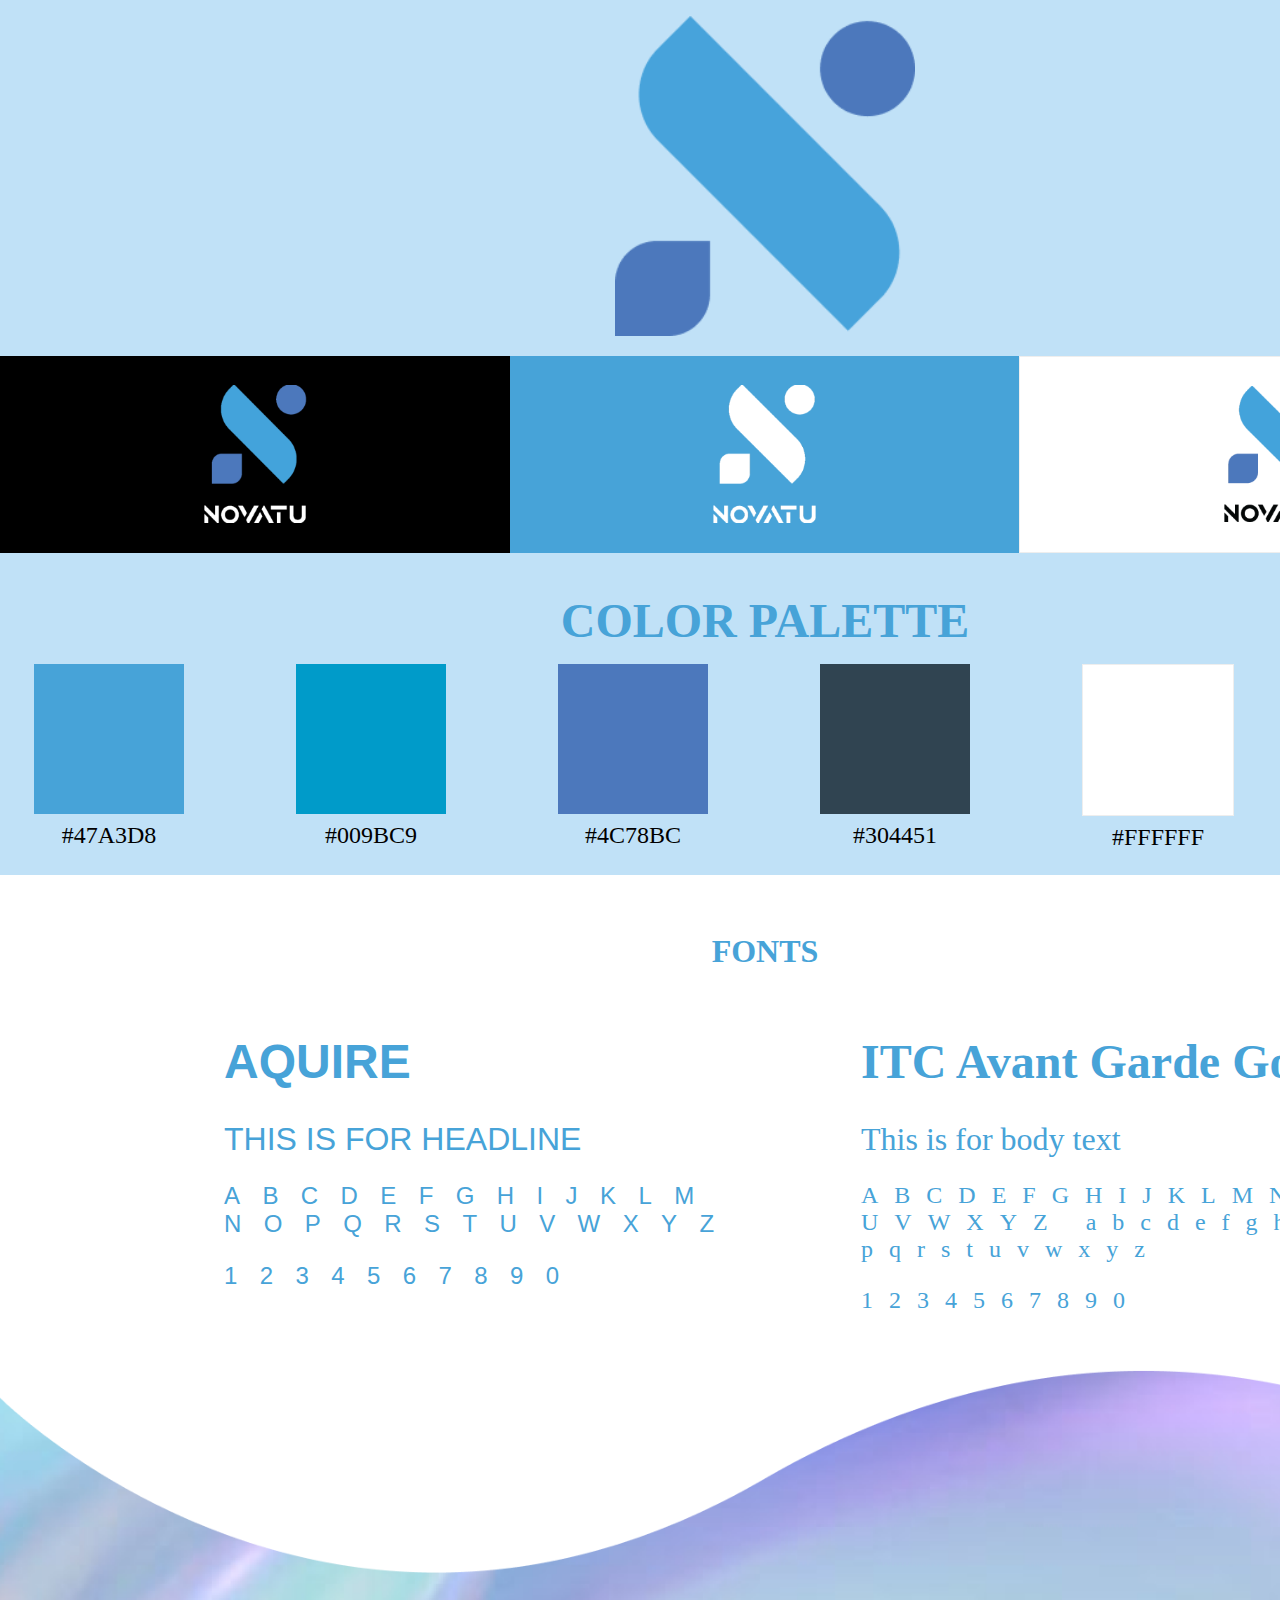
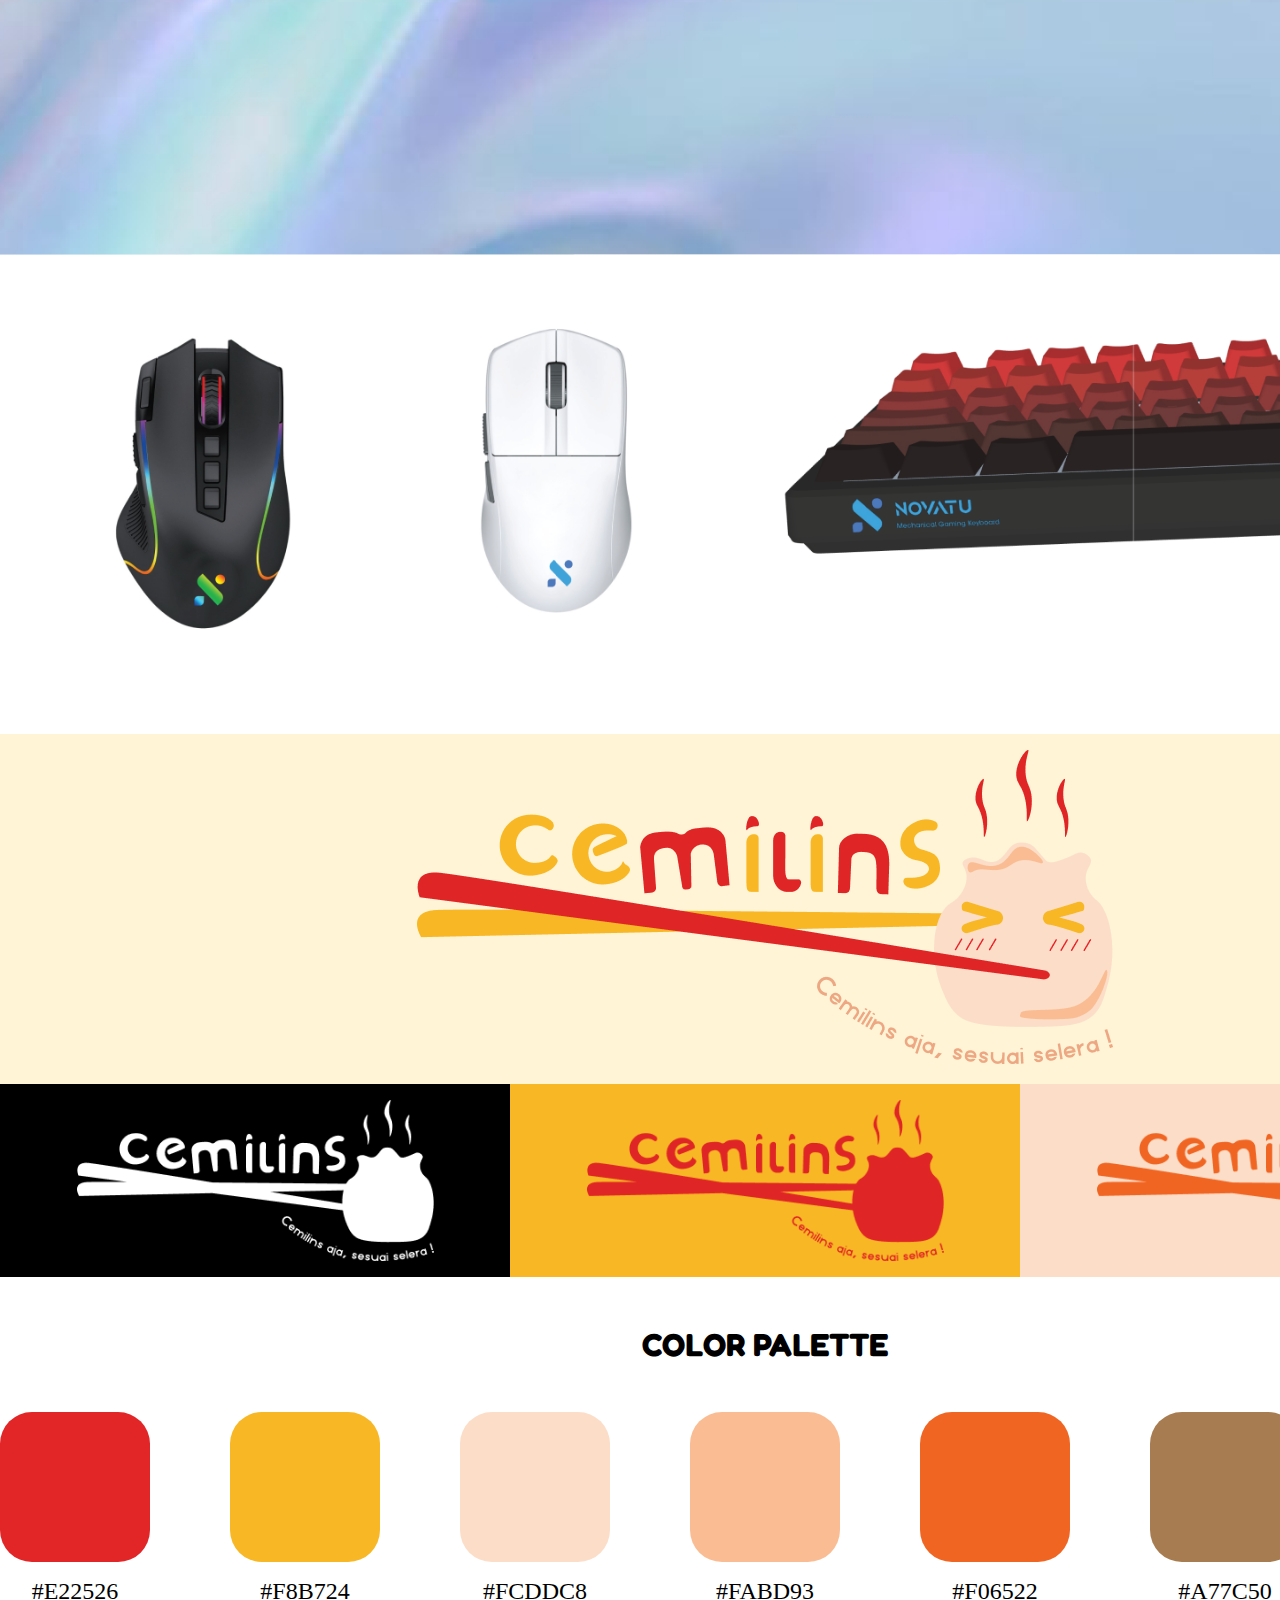
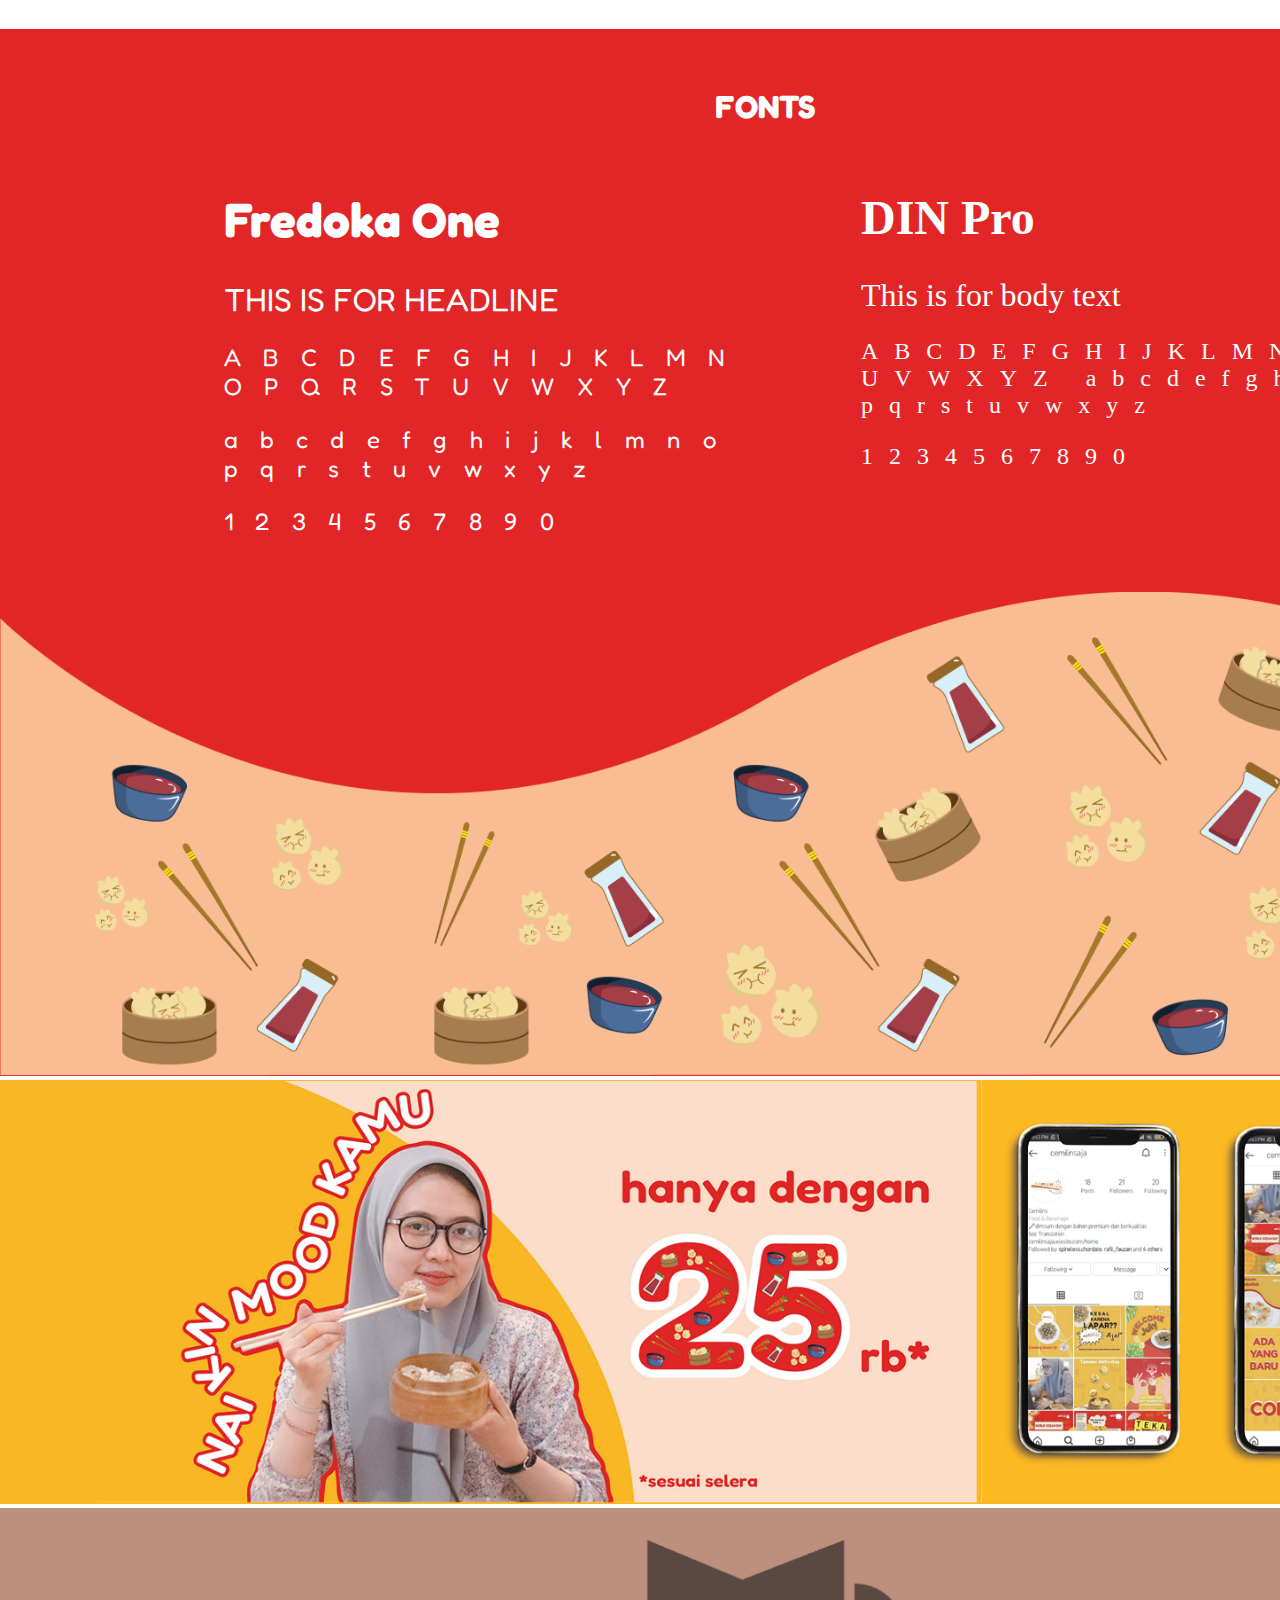
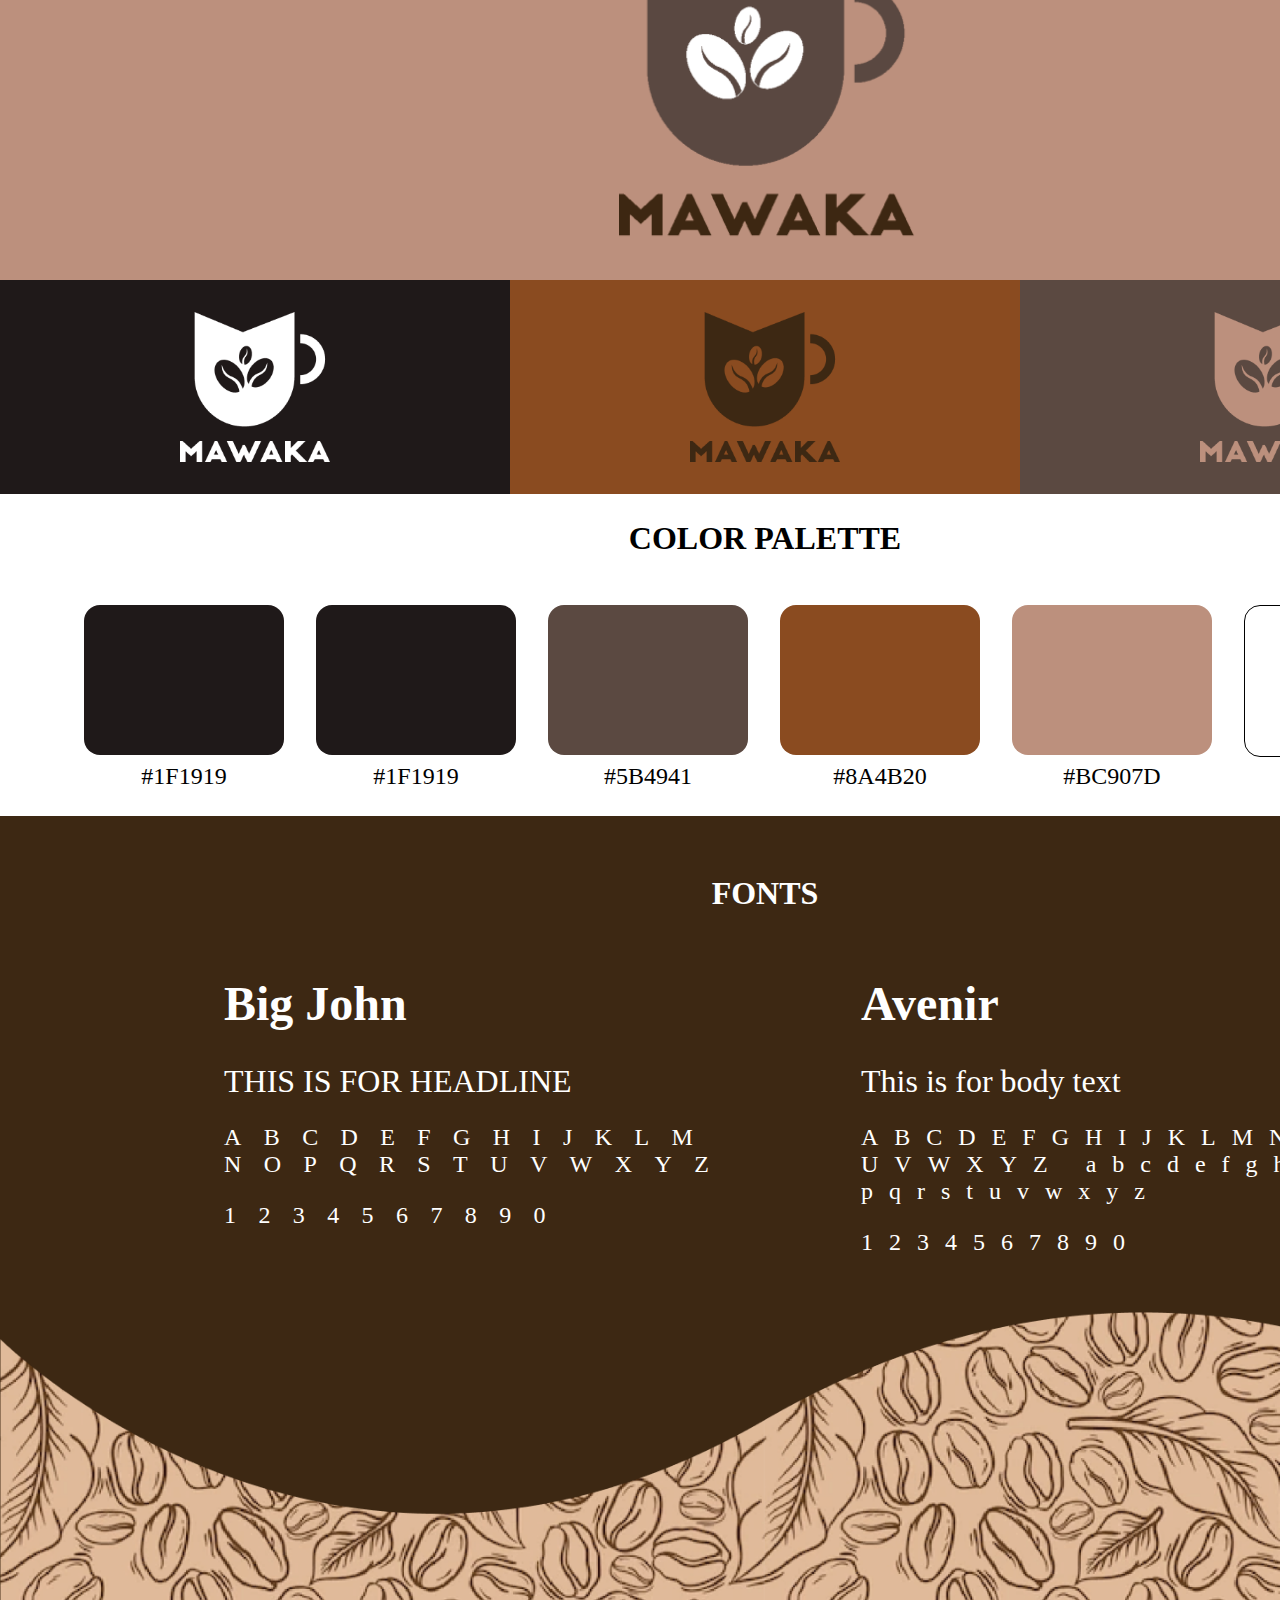
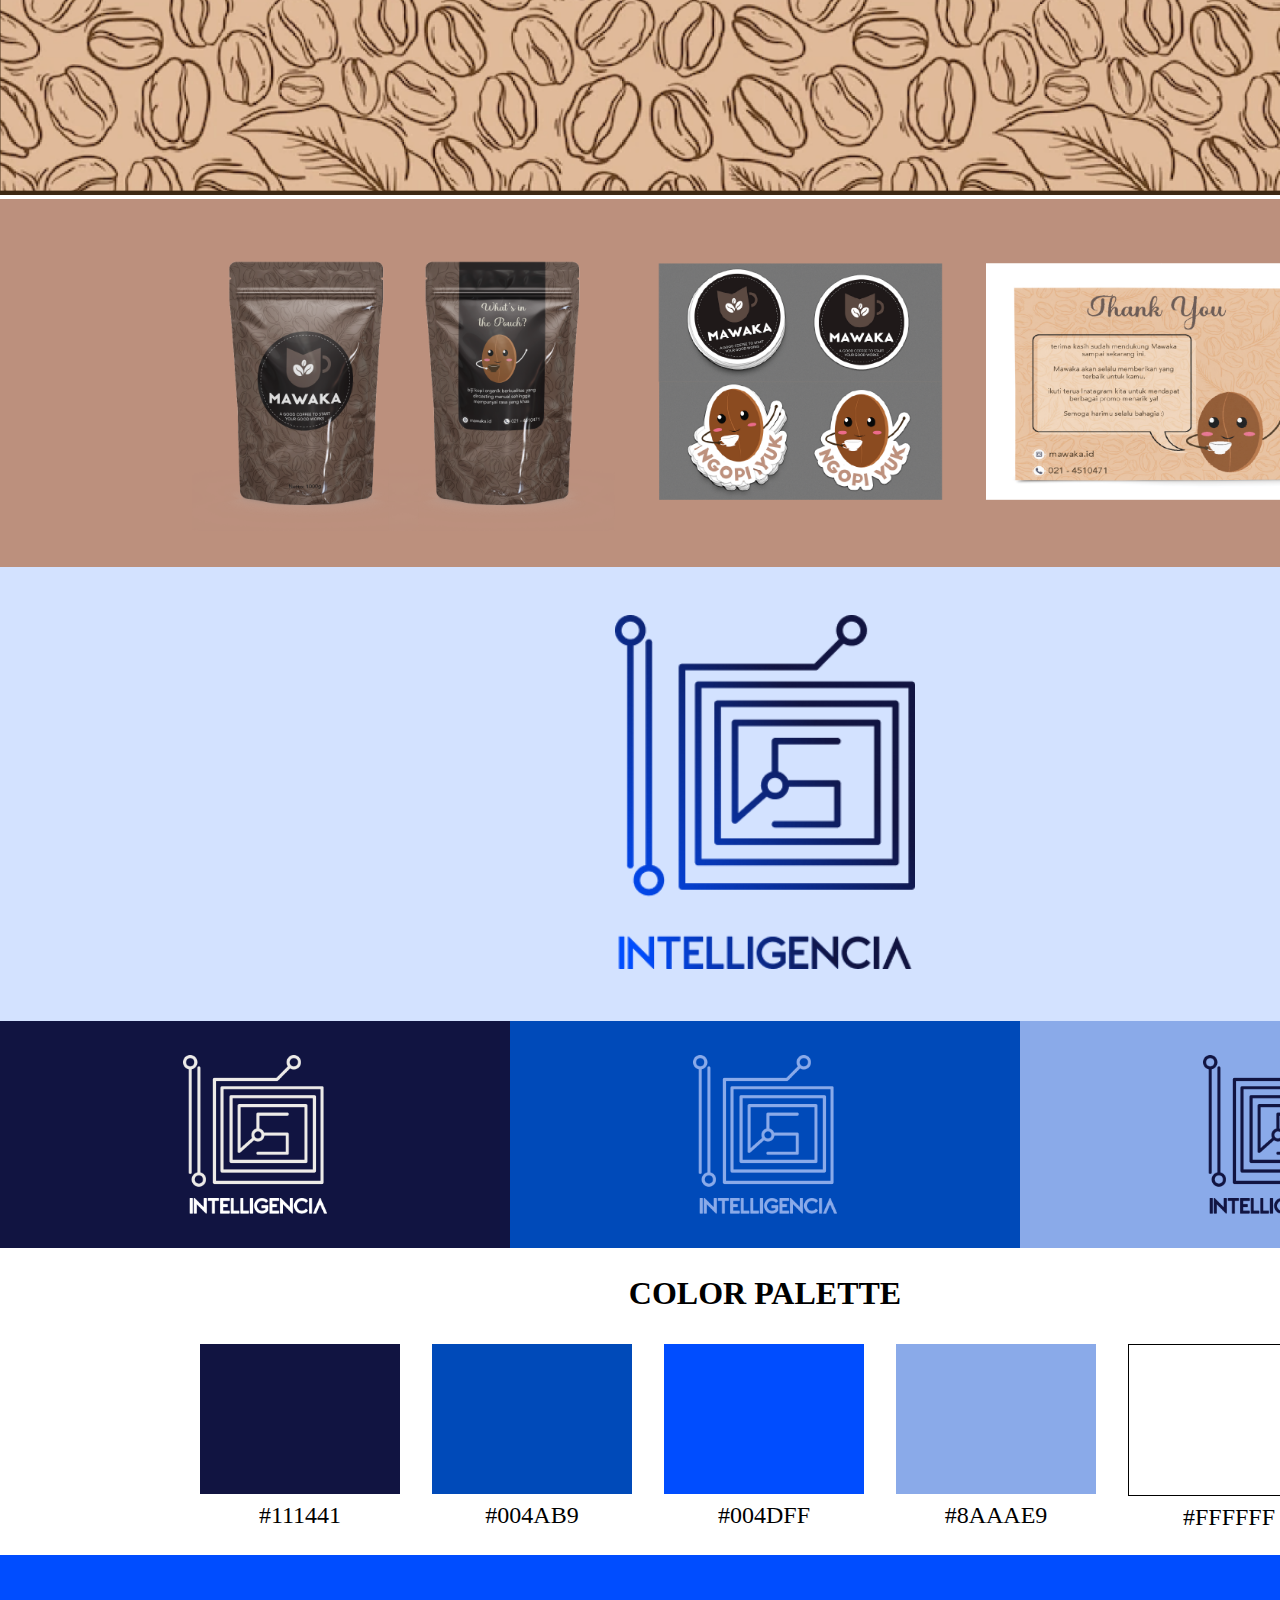
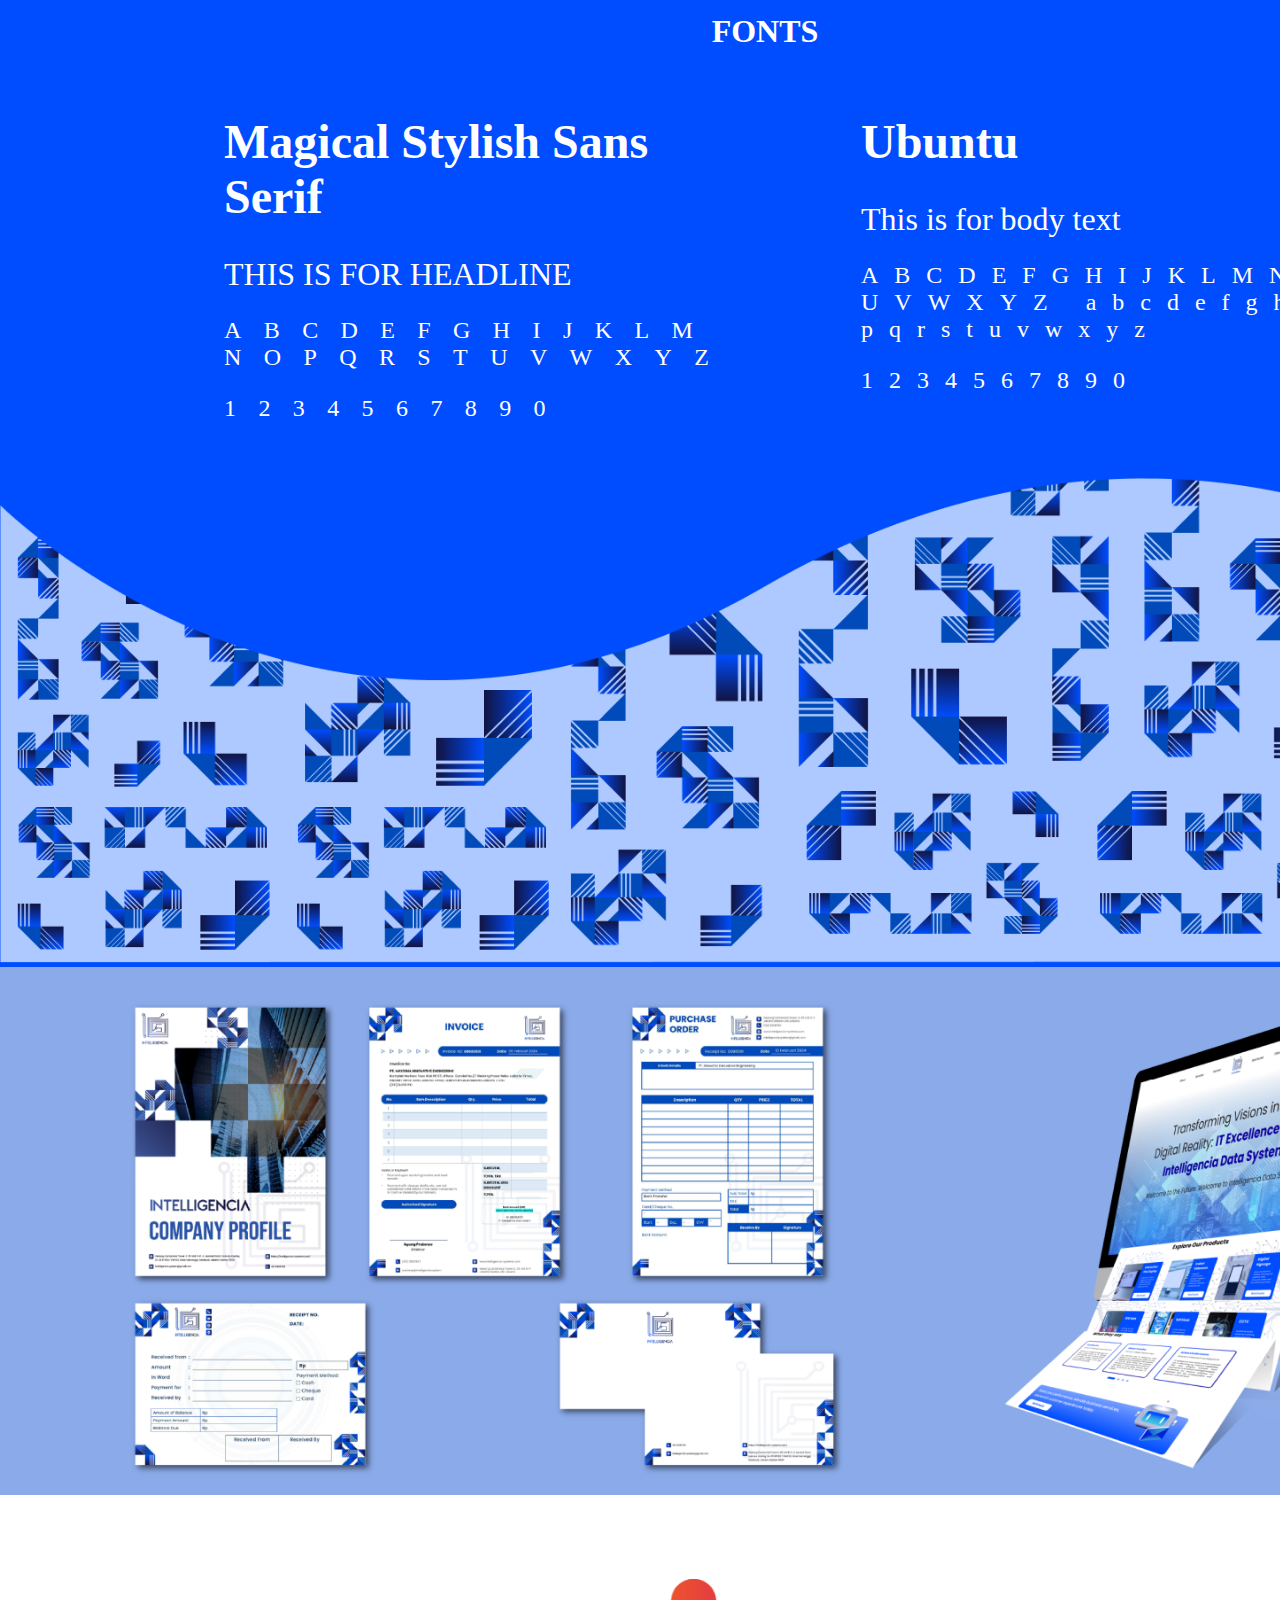
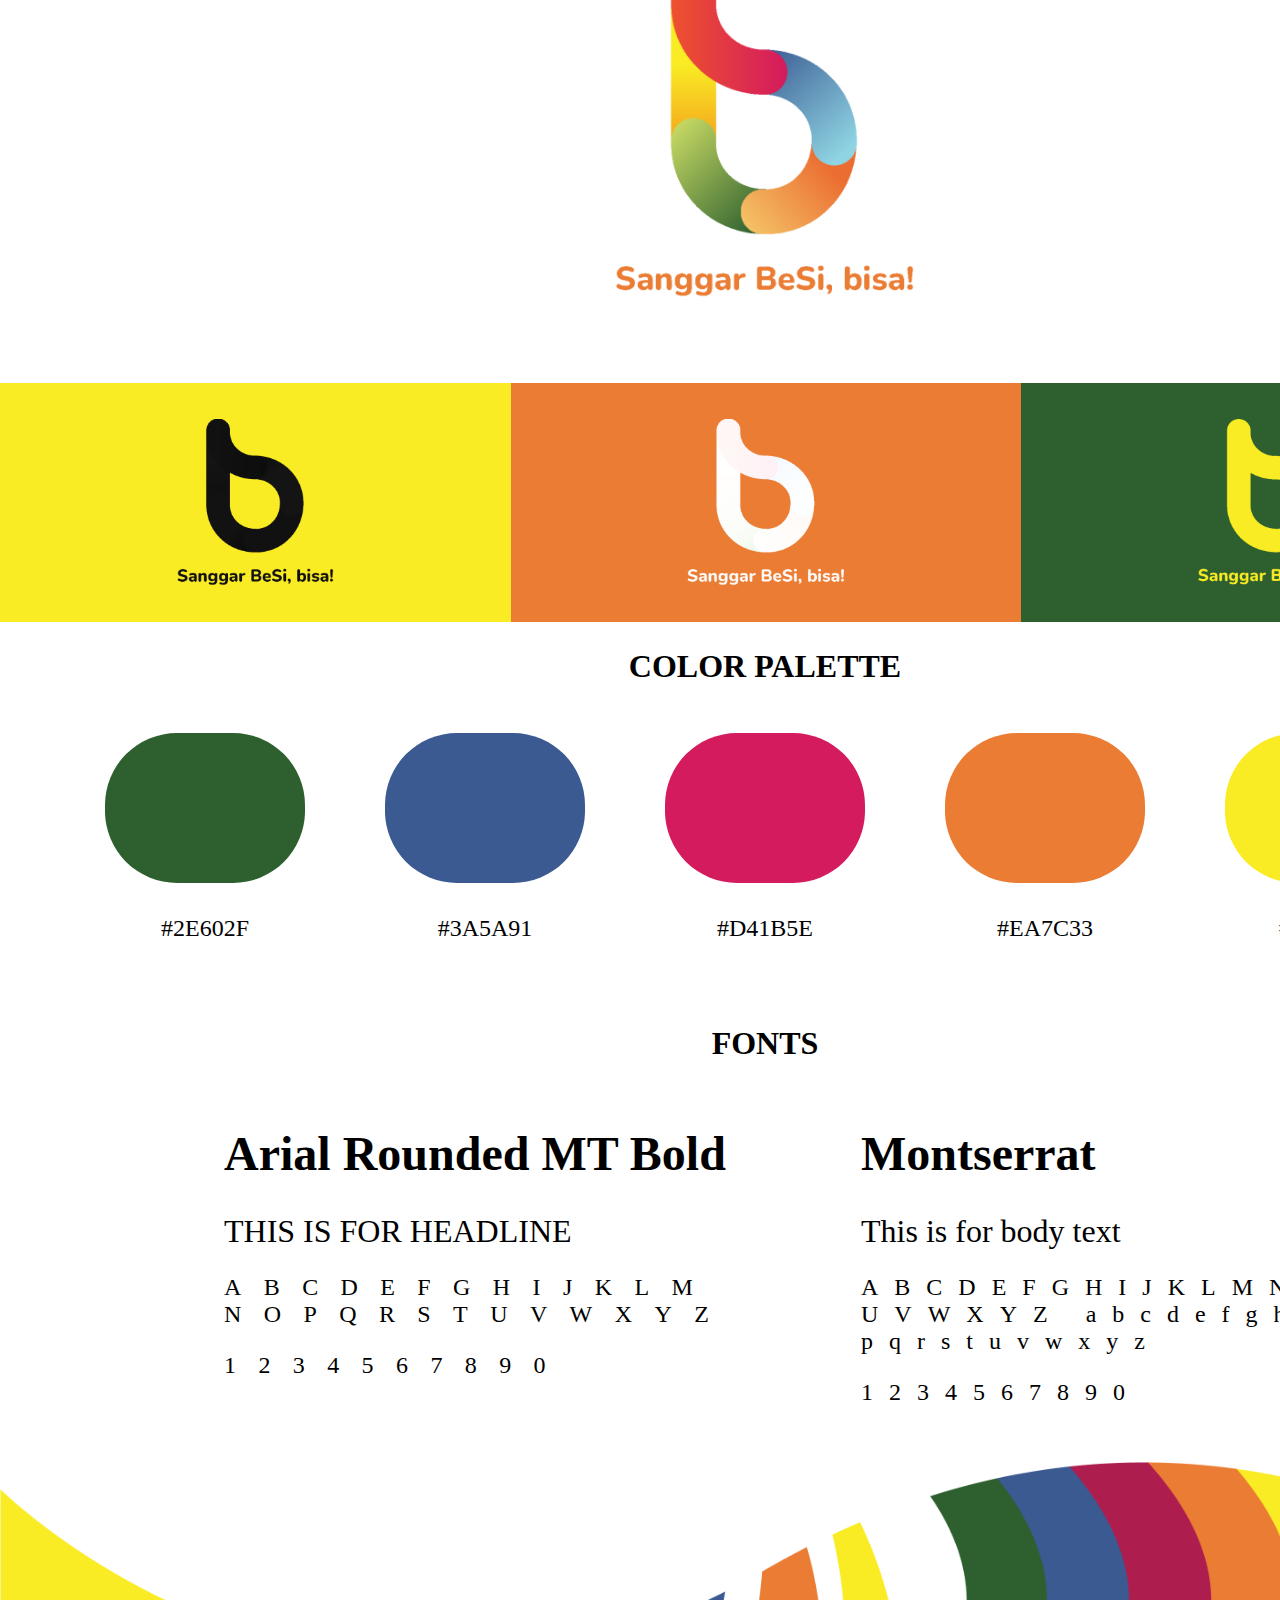
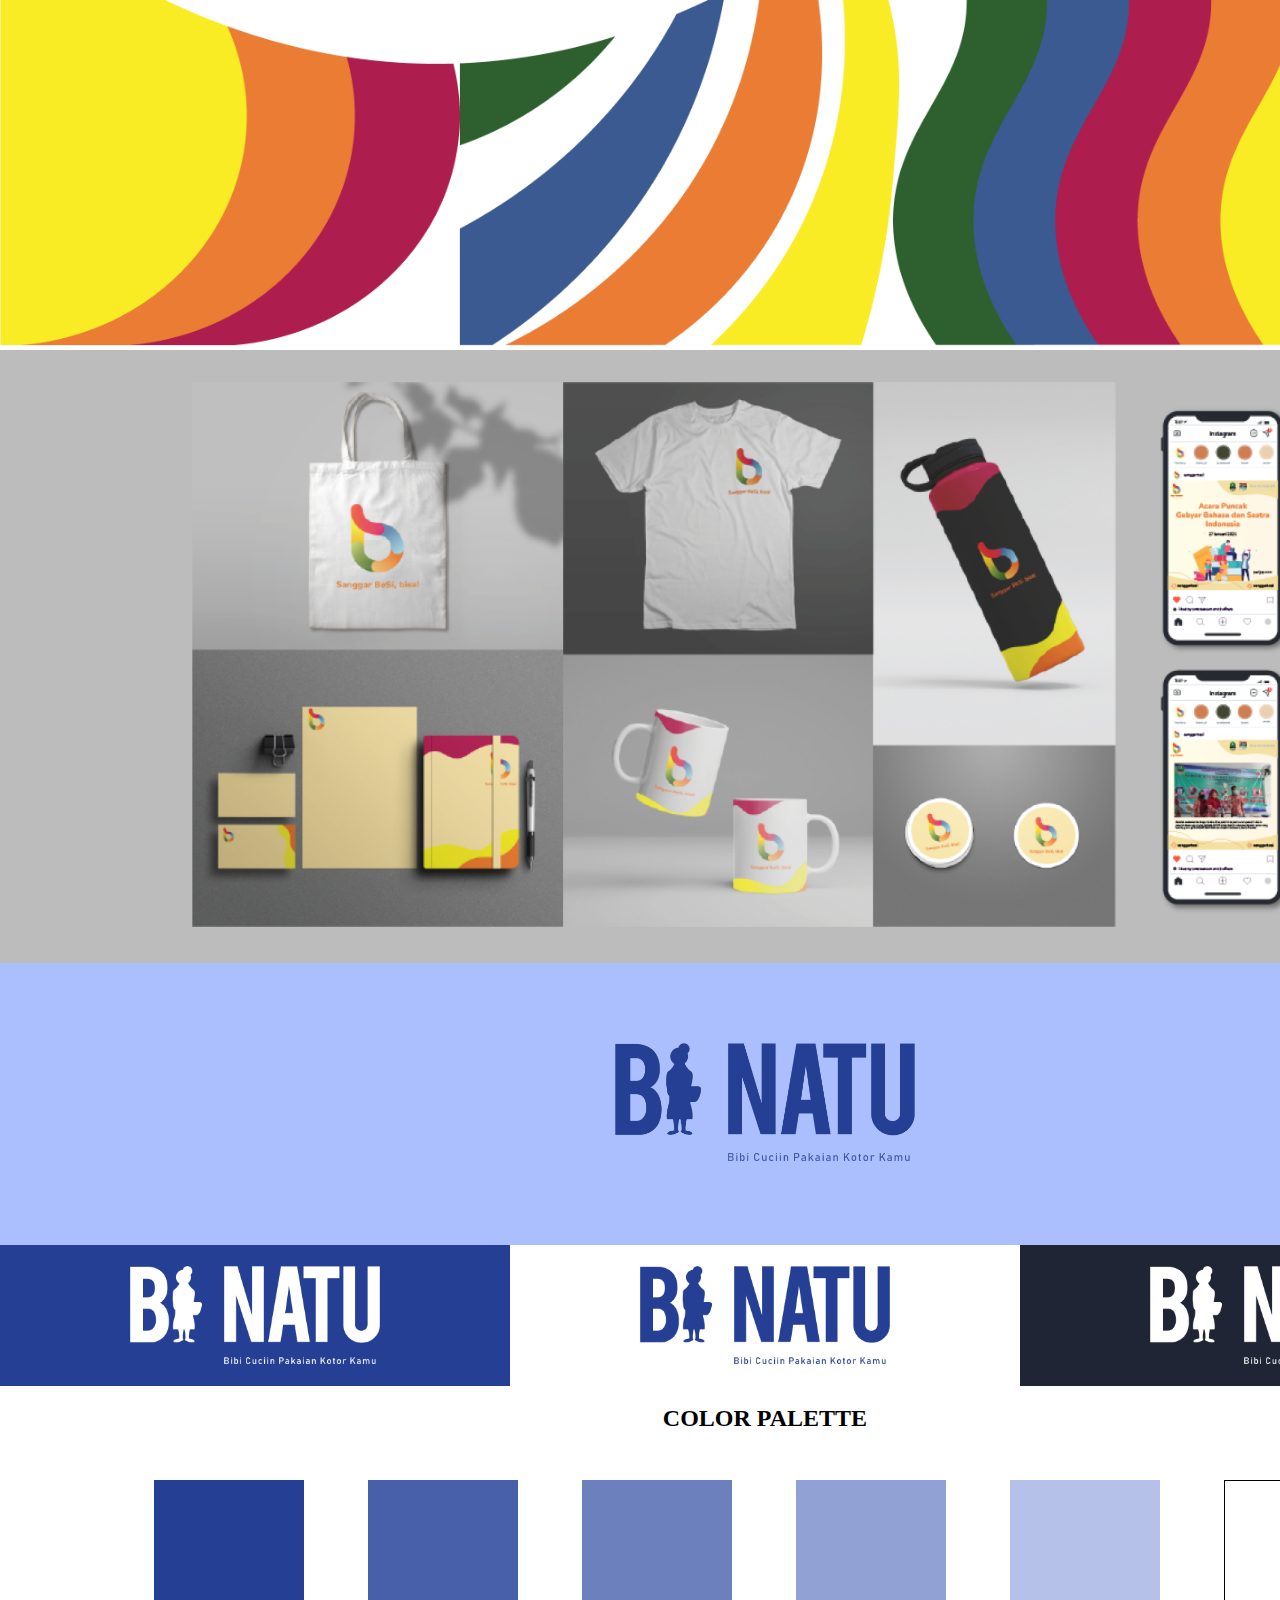
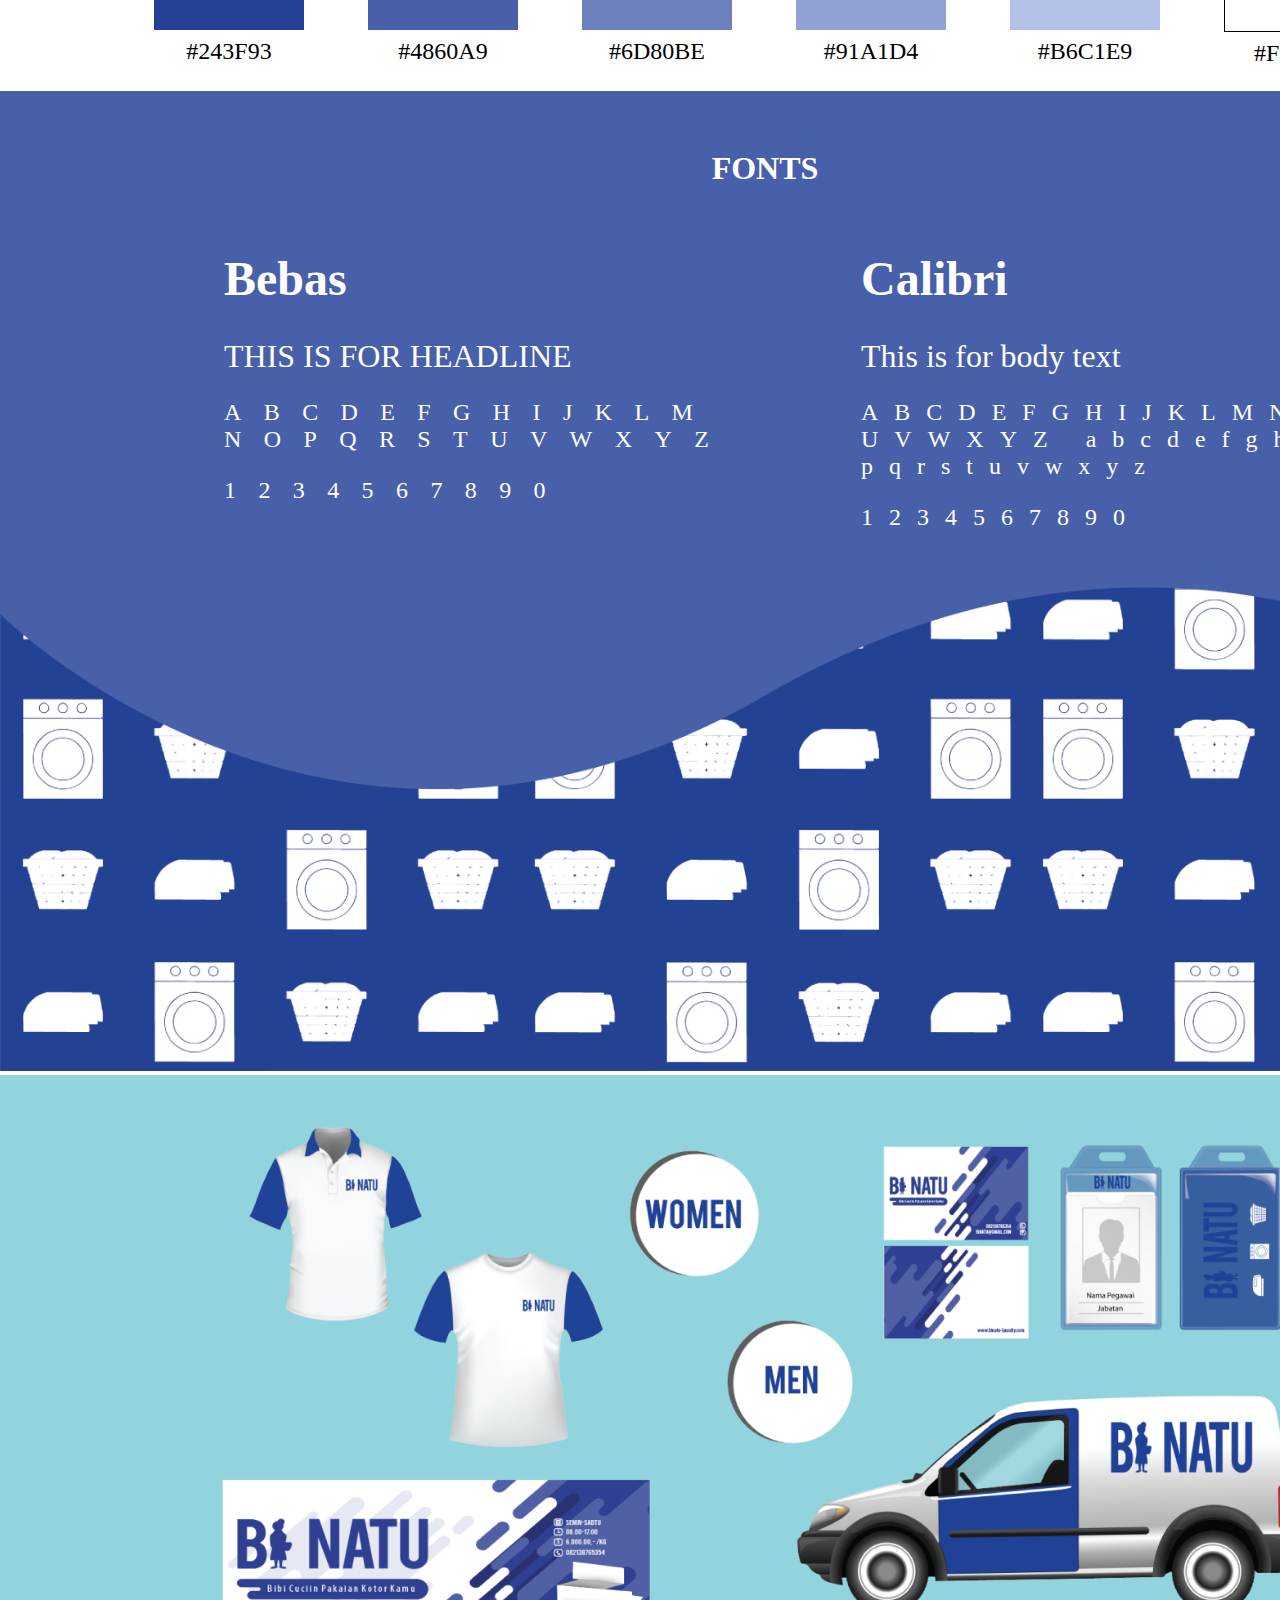
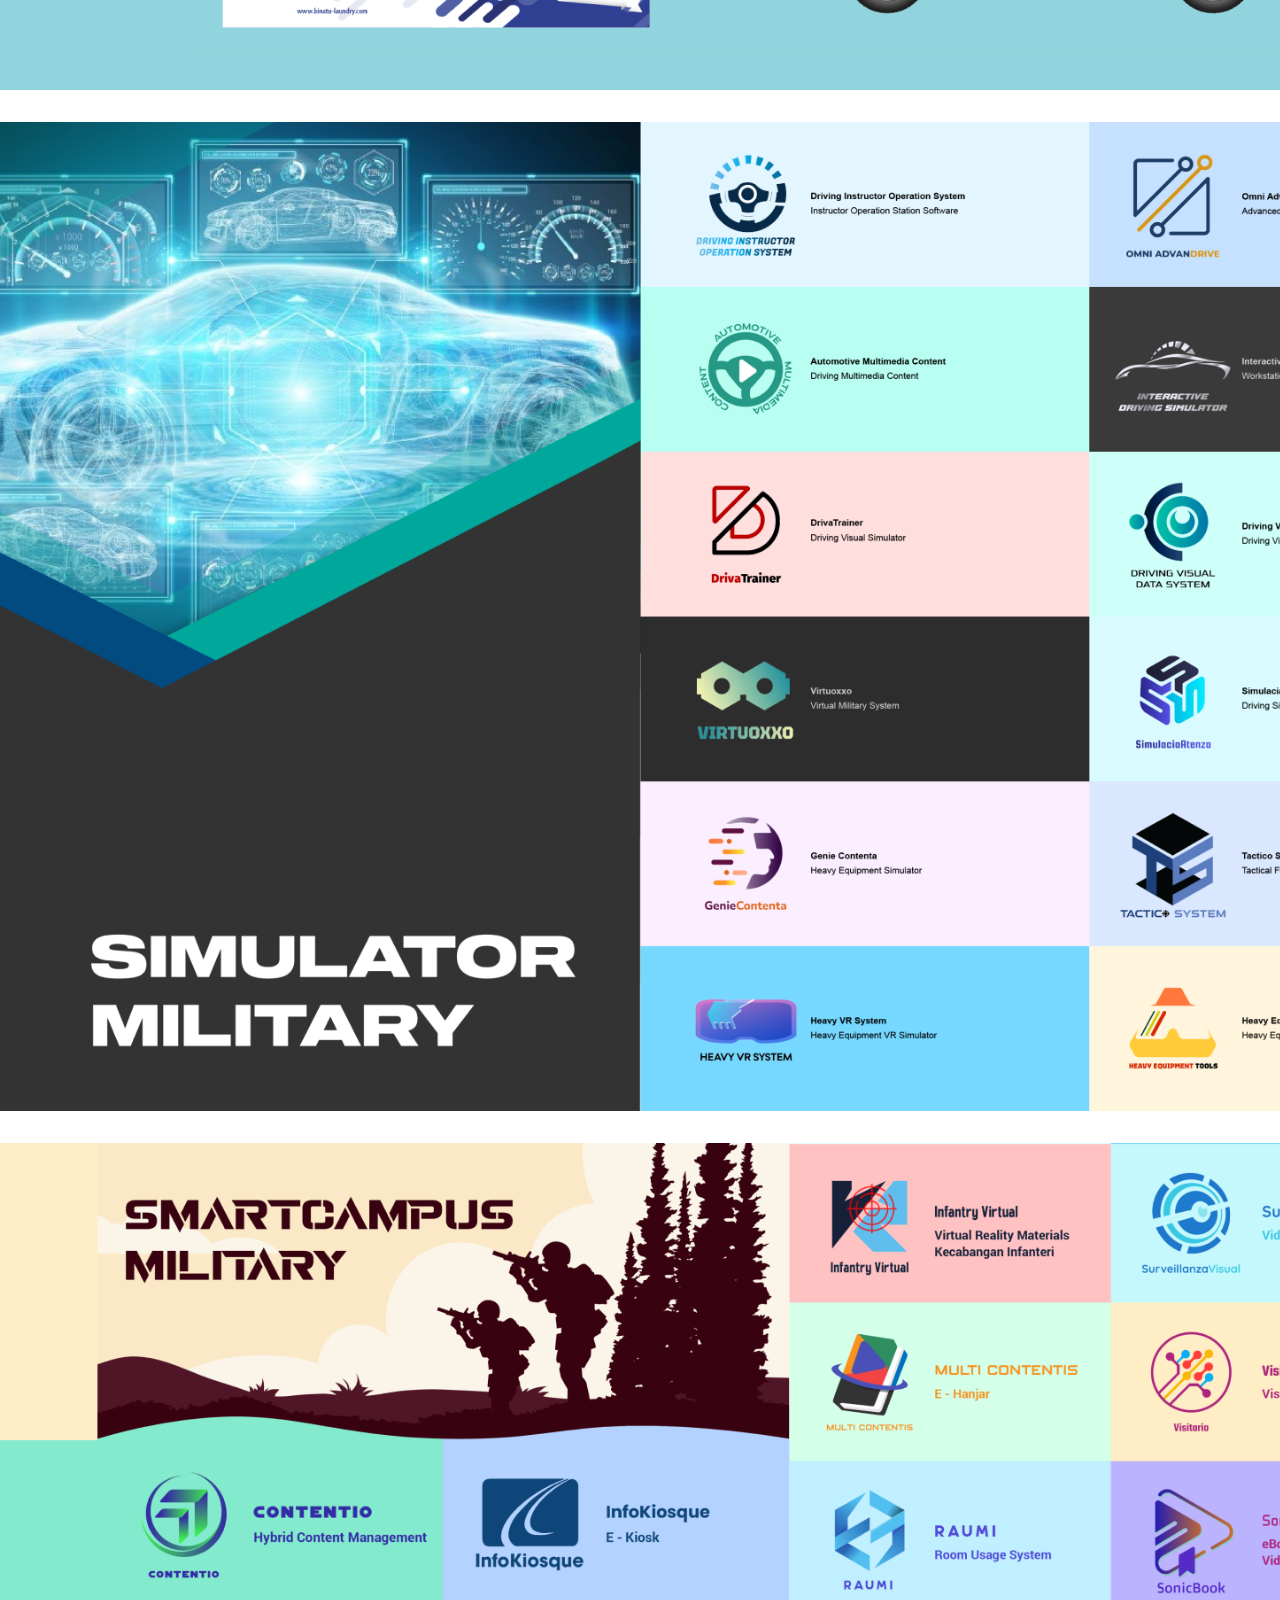
<file: visualidentity.html>
<!DOCTYPE html>
<html lang="en">
<head>
    <meta charset="UTF-8">
    <meta name="viewport" content="width=device-width, initial-scale=1.0">
    <link rel="icon" type="image/x-icon" href="assets/images/h.png">
    <title>Nida's Portfolio</title>
    <link href="https://fonts.googleapis.com/css2?family=Fredoka+One&family=DIN+Pro&display=swap" rel="stylesheet">
    <link href="https://fonts.cdnfonts.com/css/d-din" rel="stylesheet">
    <link href="https://fonts.cdnfonts.com/css/big-john" rel="stylesheet">
    <link href="https://fonts.cdnfonts.com/css/big-john-pro" rel="stylesheet">
    <link href="https://fonts.cdnfonts.com/css/avenir-lt-pro" rel="stylesheet">
    <link href="https://fonts.cdnfonts.com/css/magical-stylish-sans-serif-demo" rel="stylesheet">
    <link href="https://fonts.cdnfonts.com/css/ubuntu" rel="stylesheet">
    <link href="https://fonts.cdnfonts.com/css/arial-mt" rel="stylesheet">
    <link href="https://fonts.cdnfonts.com/css/montserrat" rel="stylesheet">
    <link href="https://fonts.cdnfonts.com/css/bebas" rel="stylesheet">
    <link href="https://fonts.cdnfonts.com/css/calibri-light" rel="stylesheet">
    <link href="https://fonts.googleapis.com/css2?family=Bellefair&display=swap" rel="stylesheet">
    <link href="https://fonts.googleapis.com/css2?family=Bellefair&family=Didact+Gothic&display=swap" rel="stylesheet">
    <link href="https://fonts.cdnfonts.com/css/aquire" rel="stylesheet">
    <link href="https://fonts.cdnfonts.com/css/itc-avant-garde-pro-md" rel="stylesheet">
</head>

<body style="padding: 0; margin: 0; background-color: #ffffff; display: grid; grid-template-rows: auto auto auto;">
    <!-- Logo Section -->
    <div style="text-align: center;">
        <div style="background-color: #C0E1F7;">
          <img src="assets\images\Layer_1.png" alt="Novatu Logo Large" style="width: 300px; height: auto; margin: 1rem;" />
        </div>
        <div style="display: flex; justify-content: center; width: 100%;">
            <div style="display: flex; justify-content: center; align-items: center; flex-grow: 1; padding: 0; background-color: #000000;">
                <img src="assets/images/image 14.png" alt="Novatu Logo Dark" style="max-width: 70%; max-height: 70%; object-fit: contain;" />
            </div>
            <div style="display: flex; justify-content: center; align-items: center; flex-grow: 1; padding: 0; background-color: #47A3D8;">
                <img src="assets/images/image 13.png" alt="Novatu Logo Blue" style="max-width: 70%; max-height: 70%; object-fit: contain;" />
            </div>
            <div style="display: flex; justify-content: center; align-items: center; flex-grow: 1; padding: 0; background-color: #ffffff; border: 1px solid #eee;">
                <img src="assets/images/image 15.png" alt="Novatu Logo Light" style="max-width: 70%; max-height: 70%; object-fit: contain;" />
            </div>
        </div>
    </div>

    <!-- Color Palette Section -->
    <div style="text-align: center; background-color: #C0E1F7; font-family: 'ITC Avant Garde Pro Md';">
      <h2 style="color: #47A3D8; font-size: 3rem; margin-bottom: 1rem; font-family: 'Aquire'">COLOR PALETTE</h2>
      <div style="display: flex; justify-content: center; gap: 7rem;">
          <!-- Color Swatch 1 -->
          <div style="text-align: center;">
              <div style="width: 150px; height: 150px; background-color: #47A3D8; "></div>
              <p style="font-size: 1.5rem; margin-top: 0.5rem; font-weight:normal;">#47A3D8</p>
          </div>
          <!-- Color Swatch 2 -->
          <div style="text-align: center;">
              <div style="width: 150px; height: 150px; background-color: #009BC9;"></div>
              <p style="font-size: 1.5rem; margin-top: 0.5rem;">#009BC9</p>
          </div>
          <!-- Color Swatch 3 -->
          <div style="text-align: center;">
              <div style="width: 150px; height: 150px; background-color: #4C78BC;"></div>
              <p style="font-size: 1.5rem; margin-top: 0.5rem;">#4C78BC</p>
          </div>
          <!-- Color Swatch 4 -->
          <div style="text-align: center;">
              <div style="width: 150px; height: 150px; background-color: #304451;"></div>
              <p style="font-size: 1.5rem; margin-top: 0.5rem;">#304451</p>
          </div>
          <!-- Color Swatch 5 -->
          <div style="text-align: center;">
              <div style="width: 150px; height: 150px; background-color: #FFFFFF; border: 1px solid #eee;"></div>
              <p style="font-size: 1.5rem; margin-top: 0.5rem;">#FFFFFF</p>
          </div>
          <!-- Color Swatch 6 -->
          <div style="text-align: center;">
              <div style="width: 150px; height: 150px; background-color: #000000;"></div>
              <p style="font-size: 1.5rem; margin-top: 0.5rem;">#000000</p>
          </div>
      </div>
  </div>

    <!-- Fonts Section -->
    <div style="padding: 2rem; color: #47A3D8;">
        <h2 style="text-align: center; color: #47A3D8; font-size: 2rem; margin-bottom: 1rem; font-family: 'Aquire';">FONTS</h2>
        <div style="text-align: left;">
            <div style="display: grid; grid-template-columns: 1fr 1fr; gap: 2rem;">
        
                <!-- First Column -->
                <div style="grid-column: 1 / 2; padding-left: 12rem;">
                    <h3 style="font-family: 'Aquire', Arial, sans-serif; font-size: 3rem; margin-bottom: 0.5rem;">AQUIRE</h3>
                    <p style="font-family: 'Aquire', Arial, sans-serif; font-size: 2rem; margin-bottom: 0.25rem;">THIS IS FOR HEADLINE</p>
                    <p style="font-family: 'Aquire', Arial, sans-serif; font-size: 1.5rem; letter-spacing: 1.4rem; white-space: normal; word-break: break-all; hyphens: auto;"> ABCDEFGHIJKLMNOPQRSTUVWXYZ</p>
                    <p style="font-family: 'Aquire', Arial, sans-serif; font-size: 1.5rem; letter-spacing: 1.4rem">1234567890</p>
                </div>
        
                <!-- Second Column -->
                <div style="font-family: 'ITC Avant Garde Pro Md'; grid-column: 2 / 3; padding-left: 5em; ">
                    <h3 style="font-size: 3rem; margin-bottom: 0.5rem;">ITC Avant Garde Gothic</h3>
                    <p style="font-size: 2rem; margin-bottom: 0.25rem;">This is for body text</p>
                    <p style="font-size: 1.5rem; letter-spacing: 1rem; white-space: normal; word-break: break-all; hyphens: auto;">ABCDEFGHIJKLMNOPQRSTUVWXYZ abcdefghijklmnopqrstuvwxyz</p>
                    <p style="font-size: 1.5rem; letter-spacing: 1rem;">1234567890</p>
                </div>
            </div>
        </div>
    </div>
    

    <!-- Wave Background -->
    <div>
        <img src="assets\images\Mask Group (5).png" alt="" style="width: 100%;">
    </div>

    <div>
        <img src="assets\images\Group 174.png" alt="" style="width: 100%; margin-bottom: 3rem;">
    </div>
    

    <!-- END OF FIRST-->


    <!-- Logo Section -->
    <div style="text-align: center;">
        <div style="background-color: #FFF4D6;">
          <img src="assets\images\Layer_3.png" alt="Novatu Logo Large" style="height: 100%; margin: 1rem;" />
        </div>
        <div style="display: flex; justify-content: center; width: 100%;">
            <div style="display: flex; justify-content: center; align-items: center; flex-grow: 1; padding: 0; background-color: #000000;">
                <img src="assets\images\Layer_3 (1).png" alt="Novatu Logo Dark" style="max-width: 70%; max-height: 100%; object-fit: contain; margin: 1rem;" />
            </div>
            <div style="display: flex; justify-content: center; align-items: center; flex-grow: 1; padding: 0; background-color: #F8B724;">
                <img src="assets\images\Layer_3 (2).png" alt="Novatu Logo Blue" style="max-width: 70%; max-height: 100%; object-fit: contain; margin: 1rem;" />
            </div>
            <div style="display: flex; justify-content: center; align-items: center; flex-grow: 1; padding: 0; background-color: #FCDDC8;">
                <img src="assets\images\Layer_3 (3).png" alt="Novatu Logo Light" style="max-width: 70%; max-height: 100%; object-fit: contain; margin: 1rem;" />
            </div>
        </div>
    </div>

    <!-- Color Palette Section -->
    <div style="text-align: center; background-color: #FFFFFF;">
      <h2 style="color: #000000; font-size: 2rem; margin-bottom: 3rem; margin-top: 3rem; font-family: 'Fredoka One';">COLOR PALETTE</h2>
      <div style="display: flex; justify-content: center; gap: 5rem;">
          <!-- Color Swatch 1 -->
          <div style="text-align: center;">
              <div style="width: 150px; height: 150px; background-color: #E22526; border: 0px; border-radius: 2rem; "></div>
              <p style="font-size: 1.5rem; margin-top: 1rem; font-family: 'D-din';">#E22526</p>
          </div>
          <!-- Color Swatch 2 -->
          <div style="text-align: center;">
              <div style="width: 150px; height: 150px; background-color: #F8B724; border: 0px; border-radius: 2rem;"></div>
              <p style="font-size: 1.5rem; margin-top: 1rem; font-family: 'D-din';">#F8B724</p>
          </div>
          <!-- Color Swatch 3 -->
          <div style="text-align: center;">
              <div style="width: 150px; height: 150px; background-color: #FCDDC8; border: 0px; border-radius: 2rem;"></div>
              <p style="font-size: 1.5rem; margin-top: 1rem; font-family: 'D-din';">#FCDDC8</p>
          </div>
          <!-- Color Swatch 4 -->
          <div style="text-align: center;">
              <div style="width: 150px; height: 150px; background-color: #FABD93; border: 0px; border-radius: 2rem;"></div>
              <p style="font-size: 1.5rem; margin-top: 1rem; font-family: 'D-din';">#FABD93</p>
          </div>
          <!-- Color Swatch 5 -->
          <div style="text-align: center;">
              <div style="width: 150px; height: 150px; background-color: #F06522; border: 0px; border-radius: 2rem;"></div>
              <p style="font-size: 1.5rem; margin-top: 1rem; font-family: 'D-din';">#F06522</p>
          </div>
          <!-- Color Swatch 6 -->
          <div style="text-align: center;">
              <div style="width: 150px; height: 150px; background-color: #A77C50; border: 0px; border-radius: 2rem;"></div>
              <p style="font-size: 1.5rem; margin-top: 1rem; font-family: 'D-din';">#A77C50</p>
          </div>

          <div style="text-align: center;">
            <div style="width: 150px; height: 150px; background-color: #F2DC9F; border: 0px; border-radius: 2rem;"></div>
            <p style="font-size: 1.5rem; margin-top: 1rem; font-family: 'D-din';">#F2DC9F</p>
        </div>
      </div>
  </div>

    <!-- Fonts Section -->
    <div style="padding: 2rem; color: #FFFFFF; background-color: #E22526;">
        <h2 style="text-align: center; color: #FFFFFF; font-size: 2rem; margin-bottom: 1rem; font-family: 'Fredoka One' ;">FONTS</h2>
        <div style="text-align: left;">
            <div style="display: grid; grid-template-columns: 1fr 1fr; gap: 2rem;">
        
                <!-- First Column -->
                <div style="grid-column: 1 / 2; padding-left: 12rem;">
                    <h3 style="font-family: 'Fredoka One' ; font-size: 3rem; margin-bottom: 0.5rem;">Fredoka One</h3>
                    <p style="font-family: 'Fredoka One' ; font-size: 2rem; margin-bottom: 0.25rem;">THIS IS FOR HEADLINE</p>
                    <p style="font-family: 'Fredoka One' ; font-size: 1.5rem; letter-spacing: 1.4rem; white-space: normal; word-break: break-all; hyphens: auto;"> ABCDEFGHIJKLMNOPQRSTUVWXYZ</p>
                    <p style="font-family: 'Fredoka One' ; font-size: 1.5rem; letter-spacing: 1.4rem; white-space: normal; word-break: break-all; hyphens: auto;">abcdefghijklmnopqrstuvwxyz</p>
                    <p style="font-family: 'Fredoka One' ; font-size: 1.5rem; letter-spacing: 1.4rem">1234567890</p>
                </div>
        
                <!-- Second Column -->
                <div style="font-family: 'D-din'; grid-column: 2 / 3; padding-left: 5em; ">
                    <h3 style="font-size: 3rem; margin-bottom: 0.5rem;">DIN Pro</h3>
                    <p style="font-size: 2rem; margin-bottom: 0.25rem;">This is for body text</p>
                    <p style="font-size: 1.5rem; letter-spacing: 1rem; white-space: normal; word-break: break-all; hyphens: auto;">ABCDEFGHIJKLMNOPQRSTUVWXYZ abcdefghijklmnopqrstuvwxyz</p>
                    <p style="font-size: 1.5rem; letter-spacing: 1rem;">1234567890</p>
                </div>
            </div>
        </div>
    </div>
    

    <!-- Wave Background -->
    <div>
        <img src="assets\images\Mask Group (6).png" alt="" style="width: 100%; background-color: #E22526;">
    </div>

    <div>
        <img src="assets\images\Group 194.png" alt="" style="width: 100%;">
    </div>

    <!-- END OF SECOND -->


    <!-- Logo Section -->
    <div style="text-align: center;">
        <div style="background-color: #BC907D;">
          <img src="assets\images\image 3.png" alt="Novatu Logo Large" style="width: 300px; height: auto; margin: 2rem;" />
        </div>
        <div style="display: flex; justify-content: center; width: 100%;">
            <div style="display: flex; justify-content: center; align-items: center; flex-grow: 1; padding: 0; background-color: #1F1919;">
                <img src="assets\images\Layer_3 (4).png" alt="Novatu Logo Dark" style="max-width: 70%; max-height: 70%; object-fit: contain;" />
            </div>
            <div style="display: flex; justify-content: center; align-items: center; flex-grow: 1; padding: 0; background-color: #8A4B20;">
                <img src="assets\images\Layer_3 (5).png" alt="Novatu Logo Blue" style="max-width: 70%; max-height: 70%; object-fit: contain;" />
            </div>
            <div style="display: flex; justify-content: center; align-items: center; flex-grow: 1; padding: 0; background-color: #5B4941;">
                <img src="assets\images\Layer_3 (6).png" alt="Novatu Logo Light" style="max-width: 70%; max-height: 70%; object-fit: contain;" />
            </div>
        </div>
    </div>

    <!-- Color Palette Section -->
    <div style="text-align: center; background-color: #FFFFFF;">
      <h2 style="color: #000; font-size: 2rem; margin-bottom: 3rem; font-family: 'Big John' ;">COLOR PALETTE</h2>
      <div style="display: flex; justify-content: center; gap: 2rem;">
          <!-- Color Swatch 1 -->
          <div style="text-align: center;">
              <div style="width: 200px; height: 150px; background-color: #1F1919; border-radius: 1rem;"></div>
              <p style="font-size: 1.5rem; margin-top: 0.5rem; font-family: 'Avenir LT Pro';">#1F1919</p>
          </div>
          <!-- Color Swatch 2 -->
          <div style="text-align: center;">
              <div style="width: 200px; height: 150px; background-color: #1F1919; border-radius: 1rem;"></div>
              <p style="font-size: 1.5rem; margin-top: 0.5rem; font-family: 'Avenir LT Pro';">#1F1919</p>
          </div>
          <!-- Color Swatch 3 -->
          <div style="text-align: center;">
              <div style="width: 200px; height: 150px; background-color: #5B4941; border-radius: 1rem;"></div>
              <p style="font-size: 1.5rem; margin-top: 0.5rem; font-family: 'Avenir LT Pro';">#5B4941</p>
          </div>
          <!-- Color Swatch 4 -->
          <div style="text-align: center;">
              <div style="width: 200px; height: 150px; background-color: #8A4B20; border-radius: 1rem;"></div>
              <p style="font-size: 1.5rem; margin-top: 0.5rem; font-family: 'Avenir LT Pro';">#8A4B20</p>
          </div>
          <!-- Color Swatch 5 -->
          <div style="text-align: center;">
              <div style="width: 200px; height: 150px; background-color: #BC907D; border-radius: 1rem;"></div>
              <p style="font-size: 1.5rem; margin-top: 0.5rem; font-family: 'Avenir LT Pro';">#BC907D</p>
          </div>
          <!-- Color Swatch 6 -->
          <div style="text-align: center;">
              <div style="width: 200px; height: 150px; background-color: #FFFFFF; border: 1px solid #000; border-radius: 1rem;"></div>
              <p style="font-size: 1.5rem; margin-top: 0.5rem; font-family: 'Avenir LT Pro';">#FFFFFF</p>
          </div>
      </div>
  </div>

    <!-- Fonts Section -->
    <div style="padding: 2rem; color: #FFFFFF; background-color: #3D2813;">
        <h2 style="text-align: center; color: #FFFFFF; font-size: 2rem; margin-bottom: 1rem; font-family: 'Big john';">FONTS</h2>
        <div style="text-align: left;">
            <div style="display: grid; grid-template-columns: 1fr 1fr; gap: 2rem;">
        
                <!-- First Column -->
                <div style="grid-column: 1 / 2; padding-left: 12rem; font-family: 'Big john'; ">
                    <h3 style="font-size: 3rem; margin-bottom: 0.5rem;">Big John</h3>
                    <p style="font-size: 2rem; margin-bottom: 0.25rem;">THIS IS FOR HEADLINE</p>
                    <p style="font-size: 1.5rem; letter-spacing: 1.4rem; white-space: normal; word-break: break-all; hyphens: auto;"> ABCDEFGHIJKLMNOPQRSTUVWXYZ</p>
                    <p style="font-size: 1.5rem; letter-spacing: 1.4rem">1234567890</p>
                </div>
        
                <!-- Second Column -->
                <div style="font-family: 'Avenir LT Pro'; grid-column: 2 / 3; padding-left: 5em; ">
                    <h3 style="font-size: 3rem; margin-bottom: 0.5rem;">Avenir</h3>
                    <p style="font-size: 2rem; margin-bottom: 0.25rem;">This is for body text</p>
                    <p style="font-size: 1.5rem; letter-spacing: 1rem; white-space: normal; word-break: break-all; hyphens: auto;">ABCDEFGHIJKLMNOPQRSTUVWXYZ abcdefghijklmnopqrstuvwxyz</p>
                    <p style="font-size: 1.5rem; letter-spacing: 1rem;">1234567890</p>
                </div>
            </div>
        </div>
    </div>
    

    <!-- Wave Background -->
    <div>
        <img src="assets\images\Mask Group (7).png" alt="" style="width: 100%; background-color: #3D2813;">
    </div>

    <div style="padding: 2rem 12rem; background-color: #BC907D;">
        <img src="assets\images\Frame 15.png" alt="" style="width: 100%;">
    </div>


    <!-- END OF THIRD -->


    <!-- Logo Section -->
    <div style="text-align: center;">
        <div style="background-color: #D3E2FF;">
          <img src="assets\images\Layer_3 (14).png" alt="Novatu Logo Large" style="width: 300px; height: auto; margin: 3rem;" />
        </div>
        <div style="display: flex; justify-content: center; width: 100%;">
            <div style="display: flex; justify-content: center; align-items: center; flex-grow: 1; padding: 0; background-color: #111441;">
                <img src="assets\images\Layer_3 (7).png" alt="Novatu Logo Dark" style="max-width: 70%; max-height: 70%; object-fit: contain;" />
            </div>
            <div style="display: flex; justify-content: center; align-items: center; flex-grow: 1; padding: 0; background-color: #004AB9;">
                <img src="assets\images\Layer_3 (8).png" alt="Novatu Logo Blue" style="max-width: 70%; max-height: 70%; object-fit: contain;" />
            </div>
            <div style="display: flex; justify-content: center; align-items: center; flex-grow: 1; padding: 0; background-color: #8AAAE9; ">
                <img src="assets\images\Layer_3 (9).png" alt="Novatu Logo Light" style="max-width: 70%; max-height: 70%; object-fit: contain;" />
            </div>
        </div>
    </div>

    <!-- Color Palette Section -->
    <div style="text-align: center; background-color: #FFFFFF;">
      <h2 style="color: #000; font-size: 2rem; margin-bottom: 2rem; font-family: 'Magical Stylish Sans Serif Demo'">COLOR PALETTE</h2>
      <div style="display: flex; justify-content: center; gap: 2rem; font-family: 'Ubuntu';">
          <!-- Color Swatch 1 -->
          <div style="text-align: center;">
              <div style="width: 200px; height: 150px; background-color: #111441;"></div>
              <p style="font-size: 1.5rem; margin-top: 0.5rem;">#111441</p>
          </div>
          <!-- Color Swatch 2 -->
          <div style="text-align: center;">
              <div style="width: 200px; height: 150px; background-color: #004AB9;"></div>
              <p style="font-size: 1.5rem; margin-top: 0.5rem;">#004AB9</p>
          </div>
          <!-- Color Swatch 3 -->
          <div style="text-align: center;">
              <div style="width: 200px; height: 150px; background-color: #004DFF;"></div>
              <p style="font-size: 1.5rem; margin-top: 0.5rem;">#004DFF</p>
          </div>
          <!-- Color Swatch 4 -->
          <div style="text-align: center;">
              <div style="width: 200px; height: 150px; background-color: #8AAAE9;"></div>
              <p style="font-size: 1.5rem; margin-top: 0.5rem;">#8AAAE9</p>
          </div>
          <!-- Color Swatch 5 -->
          <div style="text-align: center;">
              <div style="width: 200px; height: 150px; background-color: #FFFFFF; border: 1px solid #000;"></div>
              <p style="font-size: 1.5rem; margin-top: 0.5rem;">#FFFFFF</p>
          </div>
      </div>
  </div>

    <!-- Fonts Section -->
    <div style="padding: 2rem; color: #FFFFFF; background-color: #004DFF;">
        <h2 style="text-align: center; color: #FFFFFF; font-size: 2rem; margin-bottom: 1rem; font-family: 'Magical Stylish Sans Serif Demo';">FONTS</h2>
        <div style="text-align: left;">
            <div style="display: grid; grid-template-columns: 1fr 1fr; gap: 2rem;">
        
                <!-- First Column -->
                <div style="grid-column: 1 / 2; padding-left: 12rem; font-family: 'Magical Stylish Sans Serif Demo';">
                    <h3 style="font-size: 3rem; margin-bottom: 0.5rem;">Magical Stylish Sans Serif </h3>
                    <p style="font-size: 2rem; margin-bottom: 0.25rem;">THIS IS FOR HEADLINE</p>
                    <p style="font-size: 1.5rem; letter-spacing: 1.4rem; white-space: normal; word-break: break-all; hyphens: auto;"> ABCDEFGHIJKLMNOPQRSTUVWXYZ</p>
                    <p style="font-size: 1.5rem; letter-spacing: 1.4rem">1234567890</p>
                </div>
        
                <!-- Second Column -->
                <div style="font-family: 'Ubuntu'; grid-column: 2 / 3; padding-left: 5em; ">
                    <h3 style="font-size: 3rem; margin-bottom: 0.5rem;">Ubuntu</h3>
                    <p style="font-size: 2rem; margin-bottom: 0.25rem;">This is for body text</p>
                    <p style="font-size: 1.5rem; letter-spacing: 1rem; white-space: normal; word-break: break-all; hyphens: auto;">ABCDEFGHIJKLMNOPQRSTUVWXYZ abcdefghijklmnopqrstuvwxyz</p>
                    <p style="font-size: 1.5rem; letter-spacing: 1rem;">1234567890</p>
                </div>
            </div>
        </div>
    </div>
    

    <!-- Wave Background -->
    <div style="background-color: #004DFF;">
        <img src="assets\images\Mask Group (1).png" alt="" style="width: 100%;">
    </div>

    <div>
        <img src="assets\images\Asset 3@2x 1.png" alt="" style="width: 100%;">
    </div>


    <!-- END OF FOURTH -->


    <!-- Logo Section -->
    <div style="text-align: center;">
        <div style="background-color: #FFFFFF;">
          <img src="assets\images\image 4.png" alt="Novatu Logo Large" style="width: 300px; height: auto; margin: 5rem;" />
        </div>
        <div style="display: flex; justify-content: center; width: 100%;">
            <div style="display: flex; justify-content: center; align-items: center; flex-grow: 1; padding: 0; background-color: #F9EB24;">
                <img src="assets\images\image 6.png" alt="Novatu Logo Dark" style="max-width: 70%; max-height: 70%; object-fit: contain;" />
            </div>
            <div style="display: flex; justify-content: center; align-items: center; flex-grow: 1; padding: 0; background-color: #EA7C33;">
                <img src="assets\images\image 5.png" alt="Novatu Logo Blue" style="max-width: 70%; max-height: 70%; object-fit: contain;" />
            </div>
            <div style="display: flex; justify-content: center; align-items: center; flex-grow: 1; padding: 0; background-color: #2E602F;">
                <img src="assets\images\image 7.png" alt="Novatu Logo Light" style="max-width: 70%; max-height: 70%; object-fit: contain;" />
            </div>
        </div>
    </div>

    <!-- Color Palette Section -->
    <div style="text-align: center; background-color: #FFFFFF;">
        <h2 style="color: #000; font-size: 2rem; margin-bottom: 3rem; font-family: 'Arial Rounded MT Bold' ;">COLOR PALETTE</h2>
        <div style="display: flex; justify-content: center; gap: 5rem; font-family: 'Arial Rounded MT Bold' ;">
            <!-- Color Swatch 1 -->
            <div style="text-align: center;">
                <div style="width: 200px; height: 150px; background-color: #2E602F; border: 0px; border-radius: 4.5rem;"></div>
                <p style="font-size: 1.5rem; margin-top: 2rem;">#2E602F</p>
            </div>
            <!-- Color Swatch 2 -->
            <div style="text-align: center;">
                <div style="width: 200px; height: 150px; background-color: #3A5A91; border: 0px; border-radius: 4.5rem;"></div>
                <p style="font-size: 1.5rem; margin-top: 2rem;">#3A5A91</p>
            </div>
            <!-- Color Swatch 3 -->
            <div style="text-align: center;">
                <div style="width: 200px; height: 150px; background-color: #D41B5E; border: 0px; border-radius: 4.5rem;"></div>
                <p style="font-size: 1.5rem; margin-top: 2rem;">#D41B5E</p>
            </div>
            <!-- Color Swatch 4 -->
            <div style="text-align: center;">
                <div style="width: 200px; height: 150px; background-color: #EA7C33; border: 0px; border-radius: 4.5rem;"></div>
                <p style="font-size: 1.5rem; margin-top: 2rem;">#EA7C33</p>
            </div>
            <!-- Color Swatch 5 -->
            <div style="text-align: center;">
                <div style="width: 200px; height: 150px; background-color: #F9EB24; border: 0px; border-radius: 4.5rem;"></div>
                <p style="font-size: 1.5rem; margin-top: 2rem;">#F9EB24</p>
            </div>
        </div>
    </div>

    <!-- Fonts Section -->
    <div style="padding: 2rem; color: #000000;">
        <h2 style="text-align: center; color: #000; font-size: 2rem; margin-bottom: 1rem; font-family: 'Arial Rounded MT Bold' ">FONTS</h2>
        <div style="text-align: left;">
            <div style="display: grid; grid-template-columns: 1fr 1fr; gap: 2rem;">
        
                <!-- First Column -->
                <div style="grid-column: 1 / 2; padding-left: 12rem; font-family: 'Arial Rounded MT Bold' ">
                    <h3 style="font-size: 3rem; margin-bottom: 0.5rem;">Arial Rounded MT Bold</h3>
                    <p style="font-size: 2rem; margin-bottom: 0.25rem;">THIS IS FOR HEADLINE</p>
                    <p style="font-size: 1.5rem; letter-spacing: 1.4rem; white-space: normal; word-break: break-all; hyphens: auto;"> ABCDEFGHIJKLMNOPQRSTUVWXYZ</p>
                    <p style="font-size: 1.5rem; letter-spacing: 1.4rem">1234567890</p>
                </div>
        
                <!-- Second Column -->
                <div style="font-family: 'Montserrat'; grid-column: 2 / 3; padding-left: 5em; ">
                    <h3 style="font-size: 3rem; margin-bottom: 0.5rem;">Montserrat</h3>
                    <p style="font-size: 2rem; margin-bottom: 0.25rem;">This is for body text</p>
                    <p style="font-size: 1.5rem; letter-spacing: 1rem; white-space: normal; word-break: break-all; hyphens: auto;">ABCDEFGHIJKLMNOPQRSTUVWXYZ abcdefghijklmnopqrstuvwxyz</p>
                    <p style="font-size: 1.5rem; letter-spacing: 1rem;">1234567890</p>
                </div>
            </div>
        </div>
    </div>
    

    <!-- Wave Background -->
    <div>
        <img src="assets\images\Mask Group (8).png" alt="" style="width: 100%;">
    </div>

    <div style="padding: 2rem 12rem; background-color: #BDBCBC;">
        <img src="assets\images\Asset 4@2x 1.png" alt="" style="width: 100%;">
    </div>


    <!-- END OF FIFTH -->

    <!-- Logo Section -->
    <div style="text-align: center;">
        <div style="background-color: #ABBFFF;">
          <img src="assets\images\Layer_3 (10).png" alt="Novatu Logo Large" style="width: 300px; height: auto; margin: 5rem;" />
        </div>
        <div style="display: flex; justify-content: center; width: 100%;">
            <div style="display: flex; justify-content: center; align-items: center; flex-grow: 1; padding: 0; background-color: #243F93;">
                <img src="assets\images\Layer_3 (11).png" alt="Novatu Logo Dark" style="max-width: 70%; max-height: 70%; object-fit: contain;" />
            </div>
            <div style="display: flex; justify-content: center; align-items: center; flex-grow: 1; padding: 0; background-color: #FFFFFF;">
                <img src="assets\images\Layer_3 (12).png" alt="Novatu Logo Blue" style="max-width: 70%; max-height: 70%; object-fit: contain;" />
            </div>
            <div style="display: flex; justify-content: center; align-items: center; flex-grow: 1; padding: 0; background-color: #1F2535;">
                <img src="assets\images\Layer_3 (13).png" alt="Novatu Logo Light" style="max-width: 70%; max-height: 70%; object-fit: contain;" />
            </div>
        </div>
    </div>

    <!-- Color Palette Section -->
    <div style="text-align: center; background-color: #FFFFFF;">
        <h2 style="color: #000; font-size: 1.5rem; margin-bottom: 3rem; font-family: 'Bebas' ;">COLOR PALETTE</h2>
        <div style="display: flex; justify-content: center; gap: 4rem; font-family: 'Calibri Light';">
            <!-- Color Swatch 1 -->
            <div style="text-align: center;">
                <div style="width: 150px; height: 150px; background-color: #243F93;"></div>
                <p style="font-size: 1.5rem; margin-top: 0.5rem;">#243F93</p>
            </div>
            <!-- Color Swatch 2 -->
            <div style="text-align: center;">
                <div style="width: 150px; height: 150px; background-color: #4860A9;"></div>
                <p style="font-size: 1.5rem; margin-top: 0.5rem;">#4860A9</p>
            </div>
            <!-- Color Swatch 3 -->
            <div style="text-align: center;">
                <div style="width: 150px; height: 150px; background-color: #6D80BE"></div>
                <p style="font-size: 1.5rem; margin-top: 0.5rem;">#6D80BE</p>
            </div>
            <!-- Color Swatch 4 -->
            <div style="text-align: center;">
                <div style="width: 150px; height: 150px; background-color: #91A1D4;"></div>
                <p style="font-size: 1.5rem; margin-top: 0.5rem;">#91A1D4</p>
            </div>
            <!-- Color Swatch 5 -->
            <div style="text-align: center;">
                <div style="width: 150px; height: 150px; background-color: #B6C1E9; "></div>
                <p style="font-size: 1.5rem; margin-top: 0.5rem;">#B6C1E9</p>
            </div>
            <!-- Color Swatch 6 -->
            <div style="text-align: center;">
                <div style="width: 150px; height: 150px; background-color: #FFFFFF; border: 1px solid #000;"></div>
                <p style="font-size: 1.5rem; margin-top: 0.5rem;">#FFFFFF</p>
            </div>
        </div>
    </div>
  

    <!-- Fonts Section -->
    <div style="padding: 2rem; color: #FFFFFF; background-color: #4860A9;">
        <h2 style="text-align: center; color: #FFFFFF; font-size: 2rem; margin-bottom: 1rem; font-family: 'Bebas'">FONTS</h2>
        <div style="text-align: left;">
            <div style="display: grid; grid-template-columns: 1fr 1fr; gap: 2rem;">
        
                <!-- First Column -->
                <div style="grid-column: 1 / 2; padding-left: 12rem; font-family: 'Bebas'">
                    <h3 style="font-size: 3rem; margin-bottom: 0.5rem;">Bebas</h3>
                    <p style="font-size: 2rem; margin-bottom: 0.25rem;">THIS IS FOR HEADLINE</p>
                    <p style="font-size: 1.5rem; letter-spacing: 1.4rem; white-space: normal; word-break: break-all; hyphens: auto;"> ABCDEFGHIJKLMNOPQRSTUVWXYZ</p>
                    <p style="font-size: 1.5rem; letter-spacing: 1.4rem">1234567890</p>
                </div>
        
                <!-- Second Column -->
                <div style="font-family: 'Calibri Light'; grid-column: 2 / 3; padding-left: 5em; ">
                    <h3 style="font-size: 3rem; margin-bottom: 0.5rem;">Calibri</h3>
                    <p style="font-size: 2rem; margin-bottom: 0.25rem;">This is for body text</p>
                    <p style="font-size: 1.5rem; letter-spacing: 1rem; white-space: normal; word-break: break-all; hyphens: auto;">ABCDEFGHIJKLMNOPQRSTUVWXYZ abcdefghijklmnopqrstuvwxyz</p>
                    <p style="font-size: 1.5rem; letter-spacing: 1rem;">1234567890</p>
                </div>
            </div>
        </div>
    </div>
    

    <!-- Wave Background -->
    <div>
        <img src="assets\images\Mask Group (4).png" alt="" style="width: 100%; background-color: #4860A9;">
    </div>

    <div style="padding: 2rem 12rem; background-color: #91D4DD;">
        <img src="assets\images\Asset 2@2x 1.png" alt="" style="width: 100%;">
    </div>


    <!-- END OF SIXTH -->

    <div style="margin: 2rem 0;">
        <div style="display: flex;">
          <img style="width: 100%;" src="assets\images\5-02 1.png" alt="">
        </div>
      </div>

    <div>
        <div style="display: flex;">
          <img style="width: 100%;" src="assets\images\Group 173 (2).png" alt="">
        </div>
    </div>

    <section id="footer" style="padding: 2%; background-color: #060011; ">
        <div style="width: 100%; max-width: 1200px; margin: 0 auto;">
            <div style="display: flex; flex-wrap: wrap;">
  
                <div style="width: 14%; display: flex; justify-content: center; align-items: center;">
                    <div style="background-image: url('assets/images/Marun.png'); width: 100px; height: 100px; background-size: cover;"></div>
                </div>
  
                <div style="width: 70%; line-height: 1.75em;">
                    <h2 style="font-weight: 400; font-size: 1.75em; color: white; margin: 0; font-family: 'Bellefair', serif;">I am sure we can be a great team! :)</h2>
                    <h3 style="font-weight: 400; font-size: small; color: white; margin: 0; font-family: 'Didact Gothic';">
                        <span style="display: inline-block; width: 20px; height: 20px; background-image: url('assets/images/in.png'); background-size: cover; vertical-align: middle; margin-right: 7px;"></span>
                        Nida Mufiida
                    </h3>
                    <h3 style="font-weight: 400; font-size: small; color: white; margin: 0; font-family: 'Didact Gothic';">
                        <span style="display: inline-block; width: 20px; height: 20px; background-image: url('assets/images/email.png'); background-size: cover; vertical-align: middle; margin-right: 10px;"></span>
                        nidamufiida@outlook.com
                    </h3>
                </div>
            </div>
        </div>
    </section>
  
    <div style="background-color: black; color: #DDCAE9; text-align: center; font-size: 18px; font-family: 'Bellefair'; padding: 3px;">
        Copyright Marurun 2024 | All Right Reserved
    </div>
</body>
</html>
</file>
